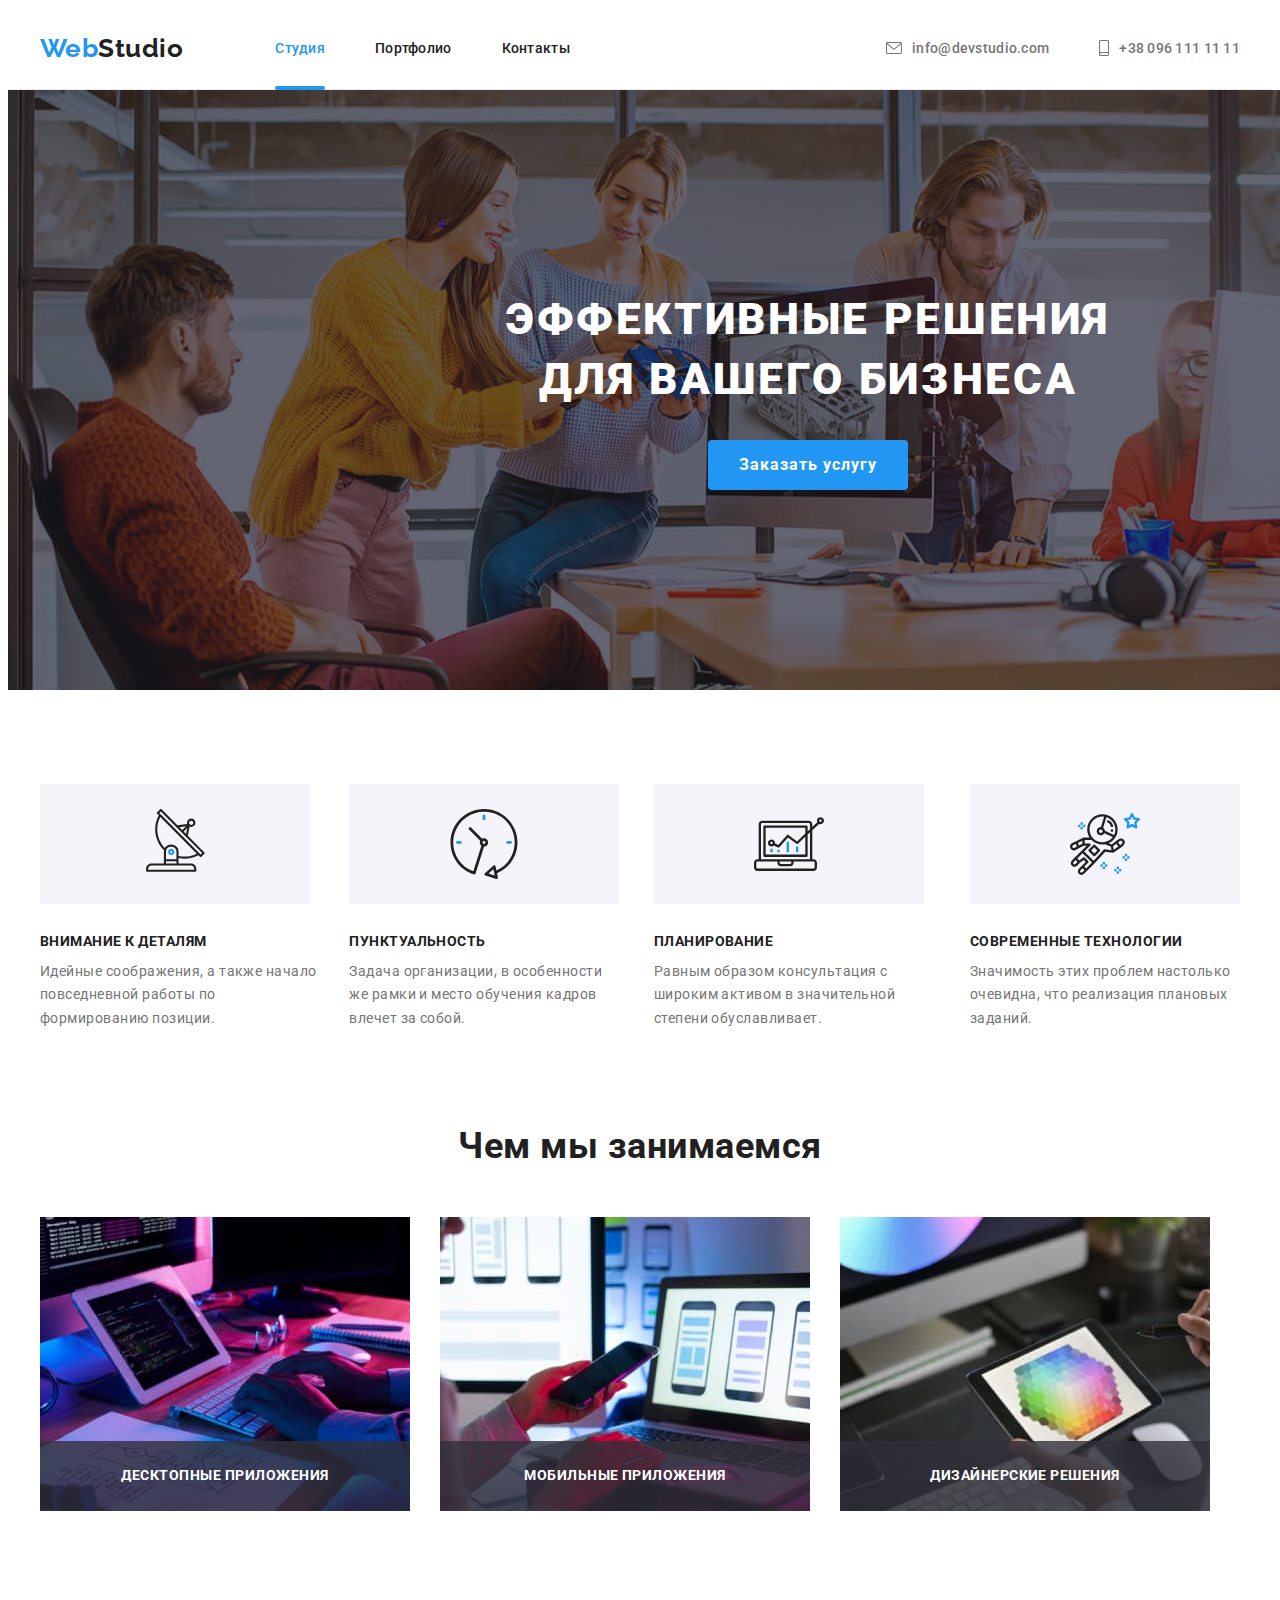
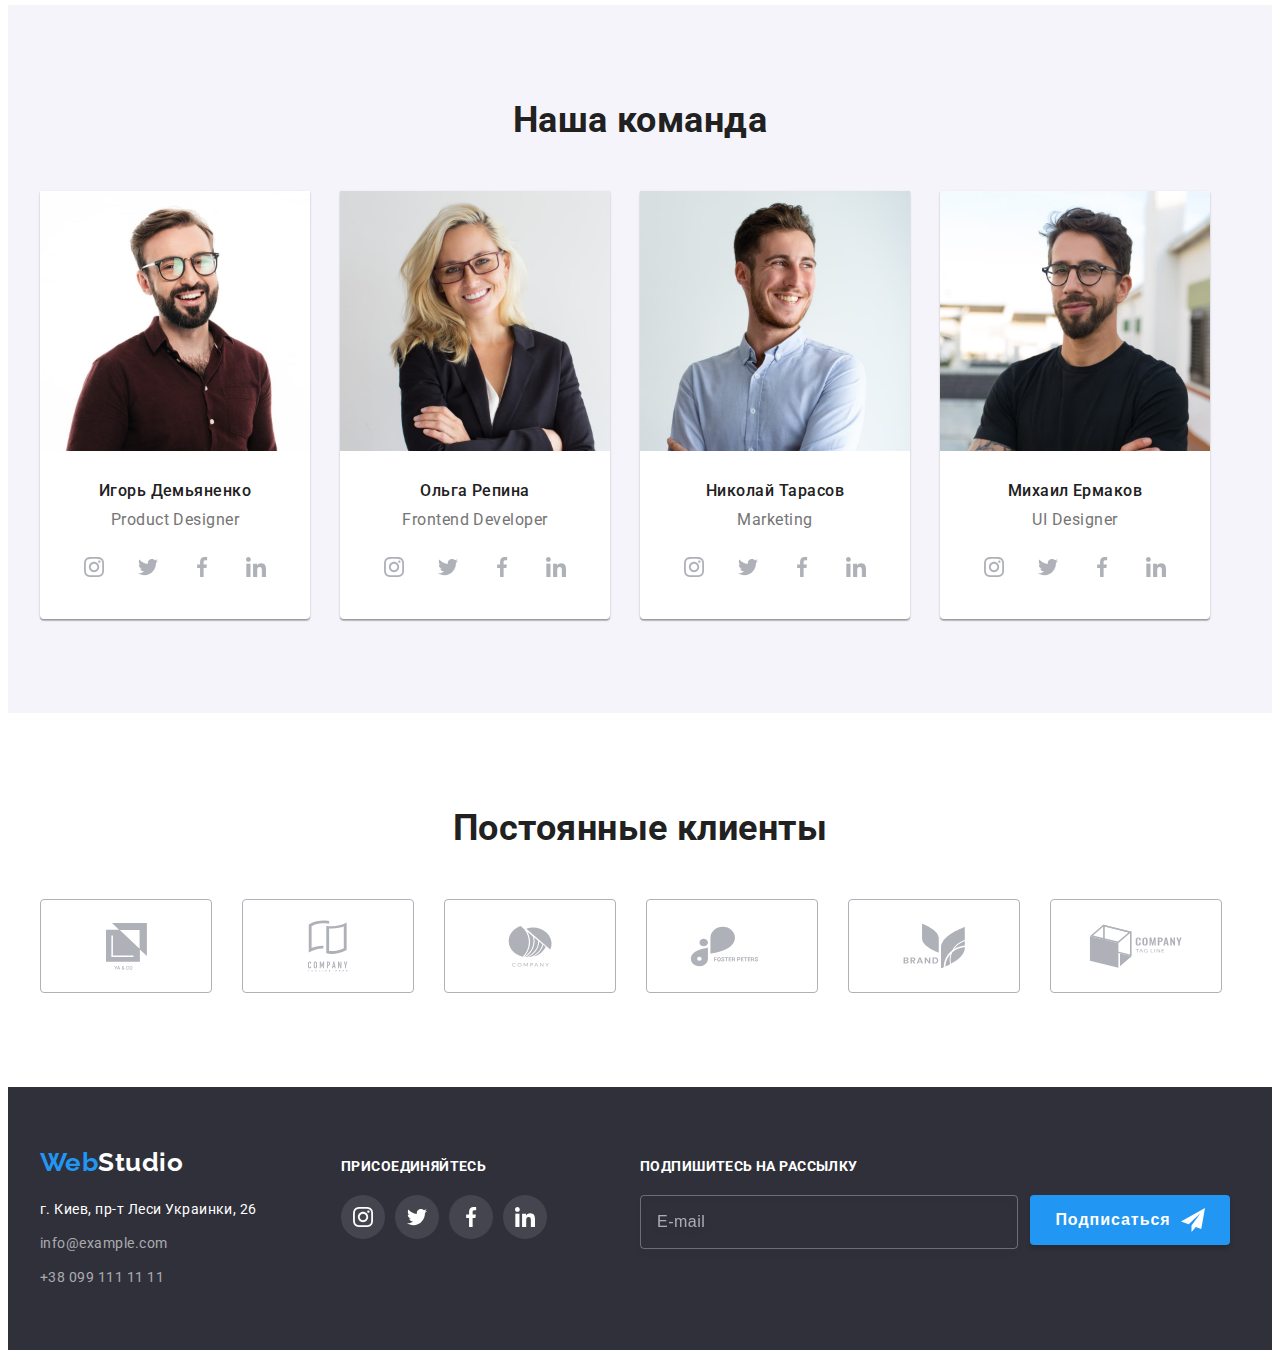
<file: index.html>
<!DOCTYPE html>
<html lang="ru">
  <head>
    <meta charset="UTF-8" />
    <meta http-equiv="X-UA-Compatible" content="IE=edge" />
    <meta name="viewport" content="width=device-width, initial-scale=1.0" />
    <title>Web Studio</title>
    <link rel="preconnect" href="https://fonts.googleapis.com" />
    <link rel="preconnect" href="https://fonts.gstatic.com" crossorigin />
    <link
      href="https://fonts.googleapis.com/css2?family=Raleway:wght@700&family=Roboto:wght@400;500;700;900&display=swap"
      rel="stylesheet"
    />
    <link
      rel="stylesheet"
      href="https://cdnjs.cloudflare.com/ajax/libs/modern-normalize/1.1.0/modern-normalize.min.css"
      integrity="sha512-wpPYUAdjBVSE4KJnH1VR1HeZfpl1ub8YT/NKx4PuQ5NmX2tKuGu6U/JRp5y+Y8XG2tV+wKQpNHVUX03MfMFn9Q=="
      crossorigin="anonymous"
      referrerpolicy="no-referrer"
    />
    <link rel="stylesheet" href="./css/styles.css" />
  </head>

  <body>
    <header class="header">
      <div class="conteiner header-container">
        <div class="main-nav-logo">
          <a class="logo-link logo-main link" href=""><span>Web</span>Studio</a>
          <nav class="main-nav">
            <ul class="list main-nav-list">
              <li class="main-nav-item">
                <a class="main-nav-link link active" href="./index.html">Студия</a>
              </li>
              <li class="main-nav-item">
                <a class="main-nav-link link" href="./portfolio.html">Портфолио</a>
              </li>
              <li class="main-nav-item"><a class="main-nav-link link" href="">Контакты</a></li>
            </ul>
          </nav>
        </div>
        <ul class="list contacts-list">
          <li class="contacts-item">
            <a class="contacts-link link contacts-link-envelope" href="mailto:info@devstudio.com"
              ><svg class="icon-contacts icon-contacts-envelope" width="16" height="12">
                <use href="./images/sprite.svg#envelope"></use>
              </svg>
              info@devstudio.com
            </a>
          </li>
          <li class="contacts-item">
            <a class="contacts-link link" href="tel:+380961111111"
              ><svg class="icon-contacts icon-contacts-smartphone" width="10" height="16">
                <use href="./images/sprite.svg#smartphone"></use>
              </svg>
              +38 096 111 11 11
            </a>
          </li>
        </ul>
      </div>
    </header>
    <main>
      <section class="hero">
        <div class="conteiner hero-container">
          <h1 class="hero-title">Эффективные решения для вашего бизнеса</h1>
          <button class="hero-button" type="button" data-modal-open>Заказать услугу</button>
        </div>
      </section>

      <section class="section">
        <div class="conteiner">
          <h1 class="hidden-title">Lorem ipsum dolor, sit amet consectetur adipisicing elit.</h1>

          <ul class="intro-icons-list list">
            <li class="intro-icons-item">
              <div class="intro-img-box">
                <svg class="intro-icons" width="70" height="70">
                  <use href="./images/sprite.svg#antenna-1"></use>
                </svg>
              </div>
              <h3 class="intro-subtitle">Внимание к деталям</h3>
              <p class="intro-text">
                Идейные соображения, а также начало повседневной работы по формированию позиции.
              </p>
            </li>
            <li class="intro-icons-item">
              <div class="intro-img-box">
                <svg class="intro-icons" width="70" height="70">
                  <use href="./images/sprite.svg#clock-1"></use>
                </svg>
              </div>
              <h3 class="intro-subtitle">Пунктуальность</h3>
              <p class="intro-text">
                Задача организации, в особенности же рамки и место обучения кадров влечет за собой.
              </p>
            </li>
            <li class="intro-icons-item">
              <div class="intro-img-box">
                <svg class="intro-icons" width="70" height="70">
                  <use href="./images/sprite.svg#diagram-1"></use>
                </svg>
              </div>
              <h3 class="intro-subtitle">Планирование</h3>
              <p class="intro-text">
                Равным образом консультация с широким активом в значительной степени обуславливает.
              </p>
            </li>
            <li class="intro-icons-item">
              <div class="intro-img-box">
                <svg class="intro-icons" width="70" height="70">
                  <use href="./images/sprite.svg#astronaut-1"></use>
                </svg>
              </div>
              <h3 class="intro-subtitle">Современные технологии</h3>
              <p class="intro-text">
                Значимость этих проблем настолько очевидна, что реализация плановых заданий.
              </p>
            </li>
          </ul>
        </div>
      </section>
      <section class="section section-intro">
        <div class="conteiner">
          <h2 class="intro-title title">Чем мы занимаемся</h2>
          <ul class="list list-intro-img">
            <li class="intro-img-item">
              <img
                class="intro-img"
                src="./images/img-1.jpg"
                alt="написание кода"
                width="370"
                height="294"
              />
              <p class="intro-text-overlay intro-subtitle">Десктопные приложения</p>
            </li>
            <li class="intro-img-item">
              <img
                class="intro-img"
                src="./images/img-2.jpg"
                alt="разработка дизайна"
                width="370"
                height="294"
              />
              <p class="intro-text-overlay intro-subtitle">Мобильные приложения</p>
            </li>
            <li class="intro-img-item">
              <img
                class="intro-img"
                src="./images/img-3.jpg"
                alt="палитра подбора цветов"
                width="370"
                height="294"
              />
              <p class="intro-text-overlay intro-subtitle">Дизайнерские решения</p>
            </li>
          </ul>
        </div>
      </section>

      <section class="section block-command">
        <div class="conteiner">
          <h2 class="command-title title">Наша команда</h2>
          <ul class="command-list list">
            <li class="command-item">
              <img src="./images/img-2-1.jpg" alt="молодой мужчина" width="270" height="260" />
              <div class="command-name">
                <h3 class="command-subtitle">Игорь Демьяненко</h3>
                <p class="command-text" lang="en">Product Designer</p>
                <ul class="command-icon-list list">
                  <li class="command-icon-item">
                    <a href="" class="link command-icon-link">
                      <svg class="command-icon" width="20" height="20">
                        <use href="./images/sprite.svg#instagram"></use>
                      </svg>
                    </a>
                  </li>
                  <li class="command-icon-item">
                    <a href="" class="link command-icon-link">
                      <svg class="command-icon" width="20" height="20">
                        <use href="./images/sprite.svg#twitter"></use>
                      </svg>
                    </a>
                  </li>
                  <li class="command-icon-item">
                    <a href="" class="link command-icon-link">
                      <svg class="command-icon" width="20" height="20">
                        <use href="./images/sprite.svg#facebook"></use>
                      </svg>
                    </a>
                  </li>
                  <li class="command-icon-item">
                    <a href="" class="link command-icon-link">
                      <svg class="command-icon" width="20" height="20">
                        <use href="./images/sprite.svg#linkedin"></use>
                      </svg>
                    </a>
                  </li>
                </ul>
              </div>
            </li>
            <li class="command-item">
              <img src="./images/img-2-2.jpg" alt="молодая женщина" width="270" height="260" />
              <div class="command-name">
                <h3 class="command-subtitle">Ольга Репина</h3>
                <p class="command-text" lang="en">Frontend Developer</p>
                <ul class="command-icon-list list">
                  <li class="command-icon-item">
                    <a href="" class="link command-icon-link">
                      <svg class="command-icon" width="20" height="20">
                        <use href="./images/sprite.svg#instagram"></use>
                      </svg>
                    </a>
                  </li>
                  <li class="command-icon-item">
                    <a href="" class="link command-icon-link">
                      <svg class="command-icon" width="20" height="20">
                        <use href="./images/sprite.svg#twitter"></use>
                      </svg>
                    </a>
                  </li>
                  <li class="command-icon-item">
                    <a href="" class="link command-icon-link">
                      <svg class="command-icon" width="20" height="20">
                        <use href="./images/sprite.svg#facebook"></use>
                      </svg>
                    </a>
                  </li>
                  <li class="command-icon-item">
                    <a href="" class="link command-icon-link">
                      <svg class="command-icon" width="20" height="20">
                        <use href="./images/sprite.svg#linkedin"></use>
                      </svg>
                    </a>
                  </li>
                </ul>
              </div>
            </li>
            <li class="command-item">
              <img src="./images/img-2-3.jpg" alt="молодой мужчина" width="270" height="260" />
              <div class="command-name">
                <h3 class="command-subtitle">Николай Тарасов</h3>
                <p class="command-text" lang="en">Marketing</p>
                <ul class="command-icon-list list">
                  <li class="command-icon-item">
                    <a href="" class="link command-icon-link">
                      <svg class="command-icon" width="20" height="20">
                        <use href="./images/sprite.svg#instagram"></use>
                      </svg>
                    </a>
                  </li>
                  <li class="command-icon-item">
                    <a href="" class="link command-icon-link">
                      <svg class="command-icon" width="20" height="20">
                        <use href="./images/sprite.svg#twitter"></use>
                      </svg>
                    </a>
                  </li>
                  <li class="command-icon-item">
                    <a href="" class="link command-icon-link">
                      <svg class="command-icon" width="20" height="20">
                        <use href="./images/sprite.svg#facebook"></use>
                      </svg>
                    </a>
                  </li>
                  <li class="command-icon-item">
                    <a href="" class="link command-icon-link">
                      <svg class="command-icon" width="20" height="20">
                        <use href="./images/sprite.svg#linkedin"></use>
                      </svg>
                    </a>
                  </li>
                </ul>
              </div>
            </li>
            <li class="command-item">
              <img src="./images/img-2-4.jpg" alt="молодой мужчина" width="270" height="260" />
              <div class="command-name">
                <h3 class="command-subtitle">Михаил Ермаков</h3>
                <p class="command-text" lang="en">UI Designer</p>
                <ul class="command-icon-list list">
                  <li class="command-icon-item">
                    <a href="" class="link command-icon-link">
                      <svg class="command-icon" width="20" height="20">
                        <use href="./images/sprite.svg#instagram"></use>
                      </svg>
                    </a>
                  </li>
                  <li class="command-icon-item">
                    <a href="" class="link command-icon-link">
                      <svg class="command-icon" width="20" height="20">
                        <use href="./images/sprite.svg#twitter"></use>
                      </svg>
                    </a>
                  </li>
                  <li class="command-icon-item">
                    <a href="" class="link command-icon-link">
                      <svg class="command-icon" width="20" height="20">
                        <use href="./images/sprite.svg#facebook"></use>
                      </svg>
                    </a>
                  </li>
                  <li class="command-icon-item">
                    <a href="" class="link command-icon-link">
                      <svg class="command-icon" width="20" height="20">
                        <use href="./images/sprite.svg#linkedin"></use>
                      </svg>
                    </a>
                  </li>
                </ul>
              </div>
            </li>
          </ul>
        </div>
      </section>
      <section class="section">
        <div class="conteiner">
          <h2 class="title-clients title">Постоянные клиенты</h2>
          <ul class="clients-icon-list list">
            <li class="clients-item">
              <a href="" class="link clients-link">
                <svg class="clients-icon" width="41" height="47">
                  <use href="./images/sprite.svg#group"></use>
                </svg>
              </a>
            </li>
            <li class="clients-item">
              <a href="" class="link clients-link">
                <svg class="clients-icon" width="40" height="52">
                  <use href="./images/sprite.svg#group-1"></use>
                </svg>
              </a>
            </li>
            <li class="clients-item">
              <a href="" class="link clients-link">
                <svg class="clients-icon" width="44" height="42">
                  <use href="./images/sprite.svg#group-2"></use>
                </svg>
              </a>
            </li>
            <li class="clients-item">
              <a href="" class="link clients-link">
                <svg class="clients-icon" width="85" height="41">
                  <use href="./images/sprite.svg#group-3"></use>
                </svg>
              </a>
            </li>
            <li class="clients-item">
              <a href="" class="link clients-link">
                <svg class="clients-icon" width="63" height="46">
                  <use href="./images/sprite.svg#group-4"></use>
                </svg>
              </a>
            </li>
            <li class="clients-item">
              <a href="" class="link clients-link">
                <svg class="clients-icon" width="94" height="44">
                  <use href="./images/sprite.svg#group-5"></use>
                </svg>
              </a>
            </li>
          </ul>
        </div>
      </section>
    </main>
    <footer class="footer">
      <div class="all-footer conteiner">
        <div class="footer-address">
          <a class="logo-link logo-footer link" href=""><span>Web</span>Studio</a>
          <address class="address">
            <p class="address-place">г. Киев, пр-т Леси Украинки, 26</p>
            <ul class="address-list list">
              <li class="address-item">
                <a class="address-link link" href="mailto:info@example.com">info@example.com</a>
              </li>
              <li class="address-item">
                <a class="address-link link" href="tel:+380991111111">+38 099 111 11 11</a>
              </li>
            </ul>
          </address>
        </div>
        <div class="footer-icon">
          <p class="footer-text">Присоединяйтесь</p>
          <ul class="footer-icon-list list">
            <li class="footer-icon-item">
              <a href="" class="link footer-icon-link">
                <svg class="footer-icon-img" width="20" height="20">
                  <use href="./images/sprite.svg#instagram"></use>
                </svg>
              </a>
            </li>
            <li class="footer-icon-item">
              <a href="" class="link footer-icon-link">
                <svg class="footer-icon-img" width="20" height="20">
                  <use href="./images/sprite.svg#twitter"></use>
                </svg>
              </a>
            </li>
            <li class="footer-icon-item">
              <a href="" class="link footer-icon-link">
                <svg class="footer-icon-img" width="20" height="20">
                  <use href="./images/sprite.svg#facebook"></use>
                </svg>
              </a>
            </li>
            <li class="footer-icon-item">
              <a href="" class="link footer-icon-link">
                <svg class="footer-icon-img" width="20" height="20">
                  <use href="./images/sprite.svg#linkedin"></use>
                </svg>
              </a>
            </li>
          </ul>
        </div>
        <div class="footer-form-wrapper">
          <p class="footer-text">Подпишитесь на рассылку</p>
          <form class="footer-form">
            <input class="email-footer" type="email" name="email-footer" placeholder="E-mail" />
            <button type="submit" class="subscribe-btn-footer">
              Подписаться
              <svg class="footer-icon-btn" width="24" height="24">
                <use href="./images/sprite.svg#icon-send"></use>
              </svg>
            </button>
          </form>
        </div>
      </div>
    </footer>

    <div class="backdrop is-hidden" data-modal>
      <div class="modal">
        <button class="modal-close-button button" type="button" data-modal-close>
          <svg class="close-icon" width="18" height="18">
            <use href="./images/sprite.svg#icon-close-black"></use>
          </svg>
        </button>

        <form class="modal-form">
          <p class="modal-form-title">Оставьте свои данные, мы вам перезвоним</p>
          <label class="modal-form-field">
            <span class="modal-form-field-text">Имя</span>
            <span class="modal-form-wrapper">
              <input class="modal-form-input" type="text" name="name" />
              <svg class="modal-form-icon" width="18" height="18">
                <use href="./images/sprite.svg#person-modal-form"></use>
              </svg>
            </span>
          </label>
          <label class="modal-form-field">
            <span class="modal-form-field-text">Телефон</span>
            <span class="modal-form-wrapper">
              <input class="modal-form-input" type="tel" name="phone" />
              <svg class="modal-form-icon" width="18" height="18">
                <use href="./images/sprite.svg#phone-modal-form"></use>
              </svg>
            </span>
          </label>
          <label class="modal-form-field">
            <span class="modal-form-field-text">Почта</span>
            <span class="modal-form-wrapper">
              <input class="modal-form-input" type="email" name="email" />
              <svg class="modal-form-icon" width="18" height="18">
                <use href="./images/sprite.svg#email-modal-form"></use>
              </svg>
            </span>
          </label>
          <label class="modal-form-field-com">
            <span class="modal-form-field-text"> Комментарий</span>
            <textarea
              class="modal-form-input textarea-form-input"
              name="comment"
              placeholder="Введите текст"
            ></textarea>
          </label>
          <div class="policy-wrapper">
            <input
              class="policy-checkbox-input"
              type="checkbox"
              id="policy-checkbox"
              name="policy-checkbox"
            />
            <label class="policy-checkbox-text" for="policy-checkbox">
              Соглашаюсь с рассылкой и принимаю&nbsp;
              <a class="link policy-checkbox-link" href=""
                ><span class="policy-checkbox-link-class"> Условия договора</span></a
              >
            </label>
          </div>
          <button class="button-submit-input" type="submit">Отправить</button>
        </form>
      </div>
    </div>
    <script src="./modal.js"></script>
  </body>
</html>
</file>
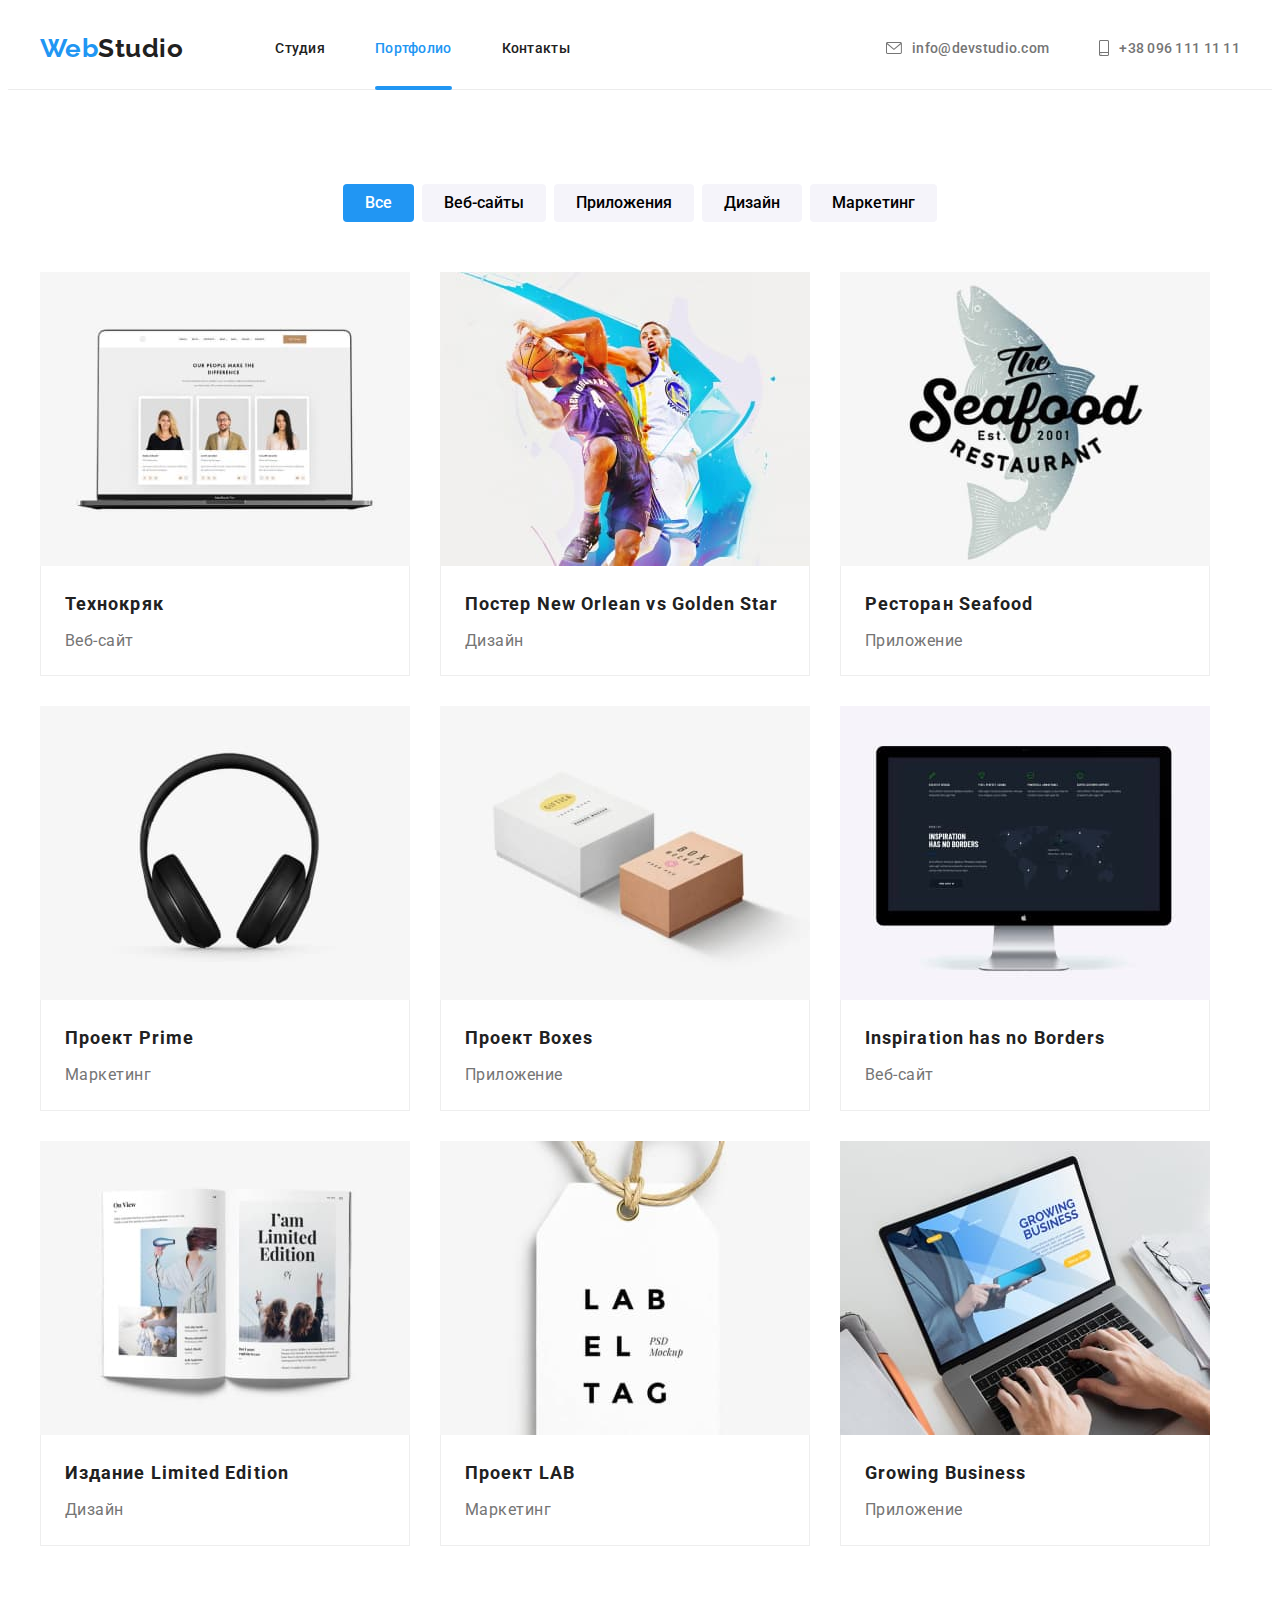
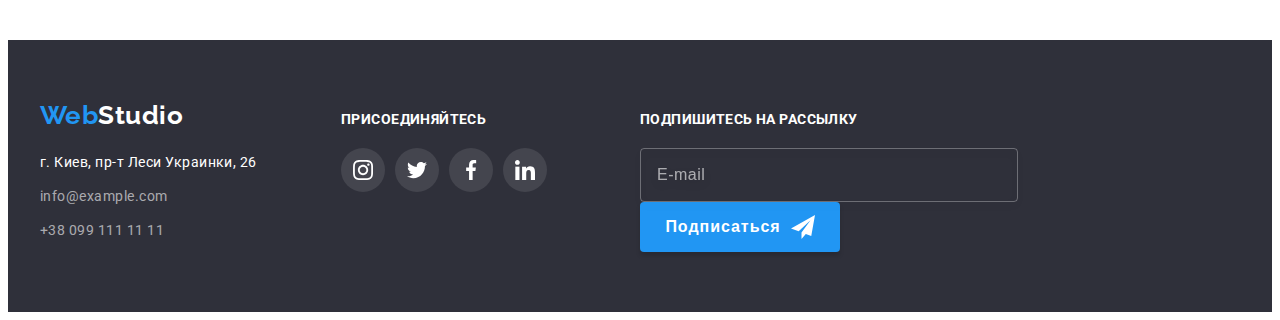
<file: portfolio.html>
<!DOCTYPE html>
<html lang="ru">
  <head>
    <meta charset="UTF-8" />
    <meta http-equiv="X-UA-Compatible" content="IE=edge" />
    <meta name="viewport" content="width=device-width, initial-scale=1.0" />
    <title>Web Studio</title>
    <link
      href="https://fonts.googleapis.com/css2?family=Raleway:wght@700&family=Roboto:wght@400;500;700;900&display=swap"
      rel="stylesheet"
    />
    <link
      rel="stylesheet"
      href="https://cdnjs.cloudflare.com/ajax/libs/modern-normalize/1.1.0/modern-normalize.min.css"
      integrity="sha512-wpPYUAdjBVSE4KJnH1VR1HeZfpl1ub8YT/NKx4PuQ5NmX2tKuGu6U/JRp5y+Y8XG2tV+wKQpNHVUX03MfMFn9Q=="
      crossorigin="anonymous"
      referrerpolicy="no-referrer"
    />
    <link rel="stylesheet" href="./css/styles.css" />
  </head>

  <body>
    <header class="header">
      <div class="conteiner header-container">
        <div class="main-nav-logo">
          <a class="logo-link logo-main link" href=""><span>Web</span>Studio</a>
          <nav class="main-nav">
            <ul class="list main-nav-list">
              <li class="main-nav-item">
                <a class="main-nav-link link" href="./index.html">Студия</a>
              </li>
              <li class="main-nav-item">
                <a class="main-nav-link link active" href="./portfolio.html">Портфолио</a>
              </li>
              <li class="main-nav-item"><a class="main-nav-link link" href="">Контакты</a></li>
            </ul>
          </nav>
        </div>
        <ul class="list contacts-list">
          <li class="contacts-item">
            <a class="contacts-link link contacts-link-envelope" href="mailto:info@devstudio.com"
              ><svg class="icon-contacts icon-contacts-envelope" width="16" height="12">
                <use href="./images/sprite.svg#envelope"></use>
              </svg>
              info@devstudio.com
            </a>
          </li>
          <li class="contacts-item">
            <a class="contacts-link link" href="tel:+380961111111"
              ><svg class="icon-contacts icon-contacts-smartphone" width="10" height="16">
                <use href="./images/sprite.svg#smartphone"></use>
              </svg>
              +38 096 111 11 11
            </a>
          </li>
        </ul>
      </div>
    </header>

    <main>
      <section class="section">
        <div class="conteiner">
          <h1 class="hidden-title">Lorem ipsum dolor, sit amet consectetur adipisicing elit.</h1>
          <ul class="list portfolio-btn-list">
            <li class="portfolio-item"><button class="active-button" type="button">Все</button></li>
            <li class="portfolio-item">
              <button class="button-portfolio" type="button">Веб-сайты</button>
            </li>
            <li class="portfolio-item">
              <button class="button-portfolio" type="button">Приложения</button>
            </li>
            <li class="portfolio-item">
              <button class="button-portfolio" type="button">Дизайн</button>
            </li>
            <li class="portfolio-item">
              <button class="button-portfolio" type="button">Маркетинг</button>
            </li>
          </ul>
          <ul class="list portfolio-img-list">
            <li class="portfolio-img-item">
              <a class="link portfolio-img-link" href="">
                <div class="portfolio-img-wrapper">
                  <img
                    src="./images/second-1.jpg"
                    alt="Ноутбук с изображением людей"
                    width="370"
                    height="294"
                  />
                  <p class="all-text-overlay">
                    Ресурс предлагает комплексные предложения с разным уровнем функционала и
                    сервисов. Все это позволит посетителю получить исчерпывающие сведения о компании
                    или частном лице.
                  </p>
                </div>
                <div class="poster-description">
                  <h3 class="all-subtitle">Технокряк</h3>
                  <p class="all-text">Веб-сайт</p>
                </div>
              </a>
            </li>
            <li class="portfolio-img-item">
              <a class="link portfolio-img-link" href="">
                <div class="portfolio-img-wrapper">
                  <img
                    src="./images/second-2.jpg"
                    alt="Постер с баткетболистами"
                    width="370"
                    height="294"
                  />
                  <p class="all-text-overlay">
                    Ресурс предлагает комплексные предложения с разным уровнем функционала и
                    сервисов. Все это позволит посетителю получить исчерпывающие сведения о компании
                    или частном лице.
                  </p>
                </div>
                <div class="poster-description">
                  <h3 class="all-subtitle">
                    Постер <span lang="en">New Orlean vs Golden Star</span>
                  </h3>
                  <p class="all-text">Дизайн</p>
                </div>
              </a>
            </li>
            <li class="portfolio-img-item">
              <a class="link portfolio-img-link" href="">
                <div class="portfolio-img-wrapper">
                  <img src="./images/second-3.jpg" alt="Лого ресторана" width="370" height="294" />
                  <p class="all-text-overlay">
                    Ресурс предлагает комплексные предложения с разным уровнем функционала и
                    сервисов. Все это позволит посетителю получить исчерпывающие сведения о компании
                    или частном лице.
                  </p>
                </div>
                <div class="poster-description">
                  <h3 class="all-subtitle">Ресторан <span>Seafood</span></h3>
                  <p class="all-text">Приложение</p>
                </div>
              </a>
            </li>
            <li class="portfolio-img-item">
              <a class="link portfolio-img-link" href="">
                <div class="portfolio-img-wrapper">
                  <img src="./images/second-4.jpg" alt="Наушники" width="370" height="294" />
                  <p class="all-text-overlay">
                    Ресурс предлагает комплексные предложения с разным уровнем функционала и
                    сервисов. Все это позволит посетителю получить исчерпывающие сведения о компании
                    или частном лице.
                  </p>
                </div>
                <div class="poster-description">
                  <h3 class="all-subtitle">Проект <span>Prime</span></h3>
                  <p class="all-text">Маркетинг</p>
                </div>
              </a>
            </li>
            <li class="portfolio-img-item">
              <a class="link portfolio-img-link" href="">
                <div class="portfolio-img-wrapper">
                  <img src="./images/second-5.jpg" alt="Коробки" width="370" height="294" />
                  <p class="all-text-overlay">
                    Ресурс предлагает комплексные предложения с разным уровнем функционала и
                    сервисов. Все это позволит посетителю получить исчерпывающие сведения о компании
                    или частном лице.
                  </p>
                </div>
                <div class="poster-description">
                  <h3 class="all-subtitle">Проект <span>Boxes</span></h3>
                  <p class="all-text">Приложение</p>
                </div>
              </a>
            </li>
            <li class="portfolio-img-item">
              <a class="link portfolio-img-link" href="">
                <div class="portfolio-img-wrapper">
                  <img
                    src="./images/second-6.jpg"
                    alt="Веб-сайт на мониторе"
                    width="370"
                    height="294"
                  />
                  <p class="all-text-overlay">
                    Ресурс предлагает комплексные предложения с разным уровнем функционала и
                    сервисов. Все это позволит посетителю получить исчерпывающие сведения о компании
                    или частном лице.
                  </p>
                </div>
                <div class="poster-description">
                  <h3 class="all-subtitle" lang="en">Inspiration has no Borders</h3>
                  <p class="all-text">Веб-сайт</p>
                </div>
              </a>
            </li>
            <li class="portfolio-img-item">
              <a class="link portfolio-img-link" href="">
                <div class="portfolio-img-wrapper">
                  <img src="./images/second-7.jpg" alt="Разворот журнал" width="370" height="294" />
                  <p class="all-text-overlay">
                    Ресурс предлагает комплексные предложения с разным уровнем функционала и
                    сервисов. Все это позволит посетителю получить исчерпывающие сведения о компании
                    или частном лице.
                  </p>
                </div>
                <div class="poster-description">
                  <h3 class="all-subtitle">Издание <span>Limited Edition</span></h3>
                  <p class="all-text">Дизайн</p>
                </div>
              </a>
            </li>
            <li class="portfolio-img-item">
              <a class="link portfolio-img-link" href="">
                <div class="portfolio-img-wrapper">
                  <img src="./images/second-8.jpg" alt="Бирка от одежды" width="370" height="294" />
                  <p class="all-text-overlay">
                    Ресурс предлагает комплексные предложения с разным уровнем функционала и
                    сервисов. Все это позволит посетителю получить исчерпывающие сведения о компании
                    или частном лице.
                  </p>
                </div>
                <div class="poster-description">
                  <h3 class="all-subtitle">Проект <span>LAB</span></h3>
                  <p class="all-text">Маркетинг</p>
                </div>
              </a>
            </li>
            <li class="portfolio-img-item">
              <a class="link portfolio-img-link" href="">
                <div class="portfolio-img-wrapper">
                  <img
                    src="./images/second-9.jpg"
                    alt="Мужчина печатает на ноутбуке"
                    width="370"
                    height="294"
                  />
                  <p class="all-text-overlay">
                    Ресурс предлагает комплексные предложения с разным уровнем функционала и
                    сервисов. Все это позволит посетителю получить исчерпывающие сведения о компании
                    или частном лице.
                  </p>
                </div>
                <div class="poster-description">
                  <h3 class="all-subtitle" lang="en">Growing Business</h3>
                  <p class="all-text">Приложение</p>
                </div>
              </a>
            </li>
          </ul>
        </div>
      </section>
    </main>
    <footer class="footer">
      <div class="all-footer conteiner">
        <div class="footer-address">
          <a class="logo-link logo-footer link" href=""><span>Web</span>Studio</a>
          <address class="address">
            <p class="address-place">г. Киев, пр-т Леси Украинки, 26</p>
            <ul class="address-list list">
              <li class="address-item">
                <a class="address-link link" href="mailto:info@example.com">info@example.com</a>
              </li>
              <li class="address-item">
                <a class="address-link link" href="tel:+380991111111">+38 099 111 11 11</a>
              </li>
            </ul>
          </address>
        </div>
        <div class="footer-icon">
          <p class="footer-text">Присоединяйтесь</p>
          <ul class="footer-icon-list list">
            <li class="footer-icon-item">
              <a href="" class="link footer-icon-link">
                <svg class="footer-icon-img" width="20" height="20">
                  <use href="./images/sprite.svg#instagram"></use>
                </svg>
              </a>
            </li>
            <li class="footer-icon-item">
              <a href="" class="link footer-icon-link">
                <svg class="footer-icon-img" width="20" height="20">
                  <use href="./images/sprite.svg#twitter"></use>
                </svg>
              </a>
            </li>
            <li class="footer-icon-item">
              <a href="" class="link footer-icon-link">
                <svg class="footer-icon-img" width="20" height="20">
                  <use href="./images/sprite.svg#facebook"></use>
                </svg>
              </a>
            </li>
            <li class="footer-icon-item">
              <a href="" class="link footer-icon-link">
                <svg class="footer-icon-img" width="20" height="20">
                  <use href="./images/sprite.svg#linkedin"></use>
                </svg>
              </a>
            </li>
          </ul>
        </div>
        <form class="footer-form">
          <div class="footer-form-wrapper">
            <p class="footer-text">Подпишитесь на рассылку</p>
            <div class="form-footer-email-wrapper">
              <input class="email-footer" type="email" name="email-footer" placeholder="E-mail" />
              <button type="submit" class="subscribe-btn-footer">
                Подписаться
                <svg class="footer-icon-btn" width="24" height="24">
                  <use href="./images/sprite.svg#icon-send"></use>
                </svg>
              </button>
            </div>
          </div>
        </form>
      </div>
    </footer>
  </body>
</html>
</file>
<file: css/styles.css>
:root {
  --main-color: #2196f3;
  --second-color: #757575;
  --main-font: 'Roboto', sans-serif;
  --logo-font: 'Raleway', sans-serif;
}

body {
  font-family: var(--main-font);
  letter-spacing: 0.03em;
  color: #212121;
}
h1,
h2,
h3,
p {
  margin-top: 0;
  margin-bottom: 0;
}
ul {
  margin-top: 0;
  margin-bottom: 0;
  padding-left: 0;
}
img {
  display: block;
}
.link {
  text-decoration: none;
  color: inherit;
}
.list {
  list-style: none;
}
.address {
  font-style: normal;
}

/* ====== START COMPONENTS ====== */
.title {
  font-weight: 700;
  font-size: 36px;
  line-height: 1.17;
  text-align: center;
}
.active {
  color: var(--main-color);
}
.active::after {
  display: block;
  content: '';
  background-color: var(--main-color);
  width: 100%;
  height: 4px;
  position: absolute;
  bottom: -1px;
  border-radius: 2px;
}
.active-button {
  font-weight: 500;
  font-size: 16px;
  line-height: 1.6;
  font-family: inherit;
  text-align: center;
  cursor: pointer;
  background-color: var(--main-color);
  color: #ffffff;
  border: 0;
  border-radius: 4px;
  padding: 6px 22px;
  transition: background-color 250ms cubic-bezier(0.4, 0, 0.2, 1),
    box-shadow 250ms cubic-bezier(0.4, 0, 0.2, 1);
}
.conteiner {
  width: 1200px;
  margin-right: auto;
  margin-left: auto;
  padding-left: 15px;
  padding-right: 15px;
}
.header {
  border-bottom: 1px solid #ececec;
}
.section {
  padding-top: 94px;
  padding-bottom: 94px;
}
.logo-link {
  font-weight: 700;
  font-size: 26px;
  line-height: 1.19;
  font-family: var(--logo-font);
  margin-right: 92px;
}

/* ====== END COMPONENTS ====== */
/* ====== START HERADER ====== */
.header-container {
  display: flex;
  align-items: center;
  justify-content: space-between;
}
.main-nav-logo {
  display: flex;
  align-items: center;
}
.logo-main {
  padding: 25px 0px;
}
.logo-link > span {
  color: var(--main-color);
}
.main-nav-item:not(:last-child) {
  margin-right: 50px;
}
.main-nav-link {
  display: block;
  padding: 32px 0px;
  transition: color 250ms cubic-bezier(0.4, 0, 0.2, 1);
  position: relative;
}
.main-nav-link:hover,
.main-nav-link:focus {
  color: var(--main-color);
}
.main-nav-list {
  display: flex;
  align-items: center;
}
.main-nav {
  font-weight: 500;
  font-size: 14px;
  line-height: 1.15;
  letter-spacing: 0.02em;
}
.contacts-link {
  display: flex;
  font-weight: 500;
  font-size: 14px;
  line-height: 1.15;
  letter-spacing: 0.02em;
  color: var(--second-color);
  padding: 32px 0px;
  transition: color 250ms cubic-bezier(0.4, 0, 0.2, 1), stroke 250ms cubic-bezier(0.4, 0, 0.2, 1);
}
.contacts-item:not(:last-child) {
  margin-right: 50px;
}
.contacts-link:hover,
.contacts-link:focus {
  color: var(--main-color);
  stroke: var(--main-color);
}
.contacts-list {
  display: flex;
}
.icon-contacts {
  margin-right: 10px;
  fill: var(--second-color);
}
.contacts-link-envelope {
  display: flex;
  align-items: center;
}

/* ====== END HEADER ====== */
/* ====== START HERO ====== */
.hero {
  width: 1600px;
  margin: 0 auto;
  background-color: #c4c4c4;
  background-image: linear-gradient(rgba(47, 48, 58, 0.4), rgba(47, 48, 58, 0.4)),
    url(../images/Img-hero.jpg);
  background-size: cover;
}
main .hero {
  background-color: #2f303a;
  padding-top: 200px;
  padding-bottom: 200px;
}
.hero-title {
  font-weight: 900;
  font-size: 44px;
  line-height: 1.36;
  text-align: center;
  letter-spacing: 0.06em;
  text-transform: uppercase;
  color: #ffffff;
  margin-left: auto;
  margin-right: auto;
  max-width: 696px;
  margin-bottom: 30px;
}
.hidden-title {
  display: none;
}
.hero-button {
  display: block;
  font-weight: 700;
  font-size: 16px;
  line-height: 1.87;
  text-align: center;
  letter-spacing: 0.06em;
  font-family: var(--main-font);
  color: #ffffff;
  background-color: var(--main-color);
  margin-left: auto;
  margin-right: auto;
  box-sizing: border-box;
  min-width: 200px;
  height: 50px;
  border: 0;
  border-radius: 4px;
  transition: background-color 250ms cubic-bezier(0.4, 0, 0.2, 1);
}
.hero-button:hover,
.hero-button:focus {
  background-color: #188ce8;
  cursor: pointer;
}

/* ====== END HERO ====== */
/* ====== START INTRO */
.section-intro {
  padding-top: 0;
}
.intro-icons-list {
  display: flex;
  justify-content: space-between;
}
.intro-img-box {
  display: flex;
  width: 270px;
  height: 120px;
  background-color: #f5f4fa;
  justify-content: center;
  align-items: center;
  margin-bottom: 30px;
}
.intro-icons {
  fill: #212121;
}
.intro-subtitle {
  font-weight: 700;
  font-size: 14px;
  line-height: 1.14;
  text-transform: uppercase;
  margin-bottom: 10px;
}
.intro-item {
  max-width: 270px;
}
.intro-icons-item:not(:last-child) {
  margin-right: 30px;
}
.list-intro-img {
  display: flex;
  gap: 0 30px;
}
.intro-title {
  margin-bottom: 50px;
}
.intro-text {
  font-size: 14px;
  line-height: 1.7;
  color: var(--second-color);
}
.intro-img-item {
  position: relative;
}
p.intro-text-overlay {
  display: flex;
  justify-content: center;
  align-items: center;
  color: #ffffff;
  background-color: rgba(47, 48, 58, 0.8);
  width: 370px;
  height: 70px;
  position: absolute;
  bottom: 0;
  left: 0;
  margin: 0;
}

/* ====== END INTRO ====== */
/* ====== START COMMAND ====== */
.block-command {
  background-color: #f5f4fa;
}
.command-subtitle {
  font-weight: 500;
  font-size: 16px;
  line-height: 1.19;
  text-align: center;
  margin-bottom: 10px;
}
.command-text {
  font-size: 16px;
  line-height: 1.19;
  text-align: center;
  color: var(--second-color);
  margin-bottom: 16px;
}
.command-name {
  padding-top: 30px;
  padding-bottom: 30px;
}
.command-item {
  background-color: #fff;
  box-shadow: 0px 1px 3px rgba(0, 0, 0, 0.12), 0px 1px 1px rgba(0, 0, 0, 0.14),
    0px 2px 1px rgba(0, 0, 0, 0.2);
  border-radius: 0px 0px 4px 4px;
}
.command-title {
  margin-bottom: 50px;
}
.command-list {
  display: flex;
  gap: 30px;
}
.command-icon-list {
  display: flex;
  justify-content: center;
  align-items: center;
  gap: 10px;
}
.command-icon-link {
  display: flex;
  justify-content: center;
  align-items: center;
  background-color: #fff;
  border-radius: 50%;
  width: 44px;
  height: 44px;
  transition: background-color 250ms cubic-bezier(0.4, 0, 0.2, 1);
}
.command-icon-link:hover,
.command-icon-link:focus {
  background-color: var(--main-color);
  cursor: pointer;
}
.command-icon-link:hover .command-icon,
.command-icon-link:focus .command-icon {
  fill: #fff;
}
.command-icon {
  fill: #afb1b8;
  transition: fill 250ms cubic-bezier(0.4, 0, 0.2, 1);
}

/* ====== END COMMAND ====== */
/* ====== START CLIENTS ====== */
.clients-icon-list {
  display: flex;
  gap: 30px;
}
.title-clients {
  margin-bottom: 50px;
}
.clients-item {
  display: flex;
}
.clients-link {
  display: flex;
  justify-content: center;
  align-items: center;
  width: 170px;
  height: 92px;
  border: 1px solid #afb1b8;
  border-radius: 4px;
  transition: border-color 250ms cubic-bezier(0.4, 0, 0.2, 1);
  outline: transparent;
}
.clients-icon {
  fill: #afb1b8;
  transition: fill 250ms cubic-bezier(0.4, 0, 0.2, 1);
}
.clients-link:hover .clients-icon,
.clients-link:focus .clients-icon {
  fill: var(--main-color);
}
.clients-link:hover,
.clients-link:focus {
  border-color: var(--main-color);
}

/* ====== END CLIENTS ====== */
/* ====== START FOOTER ====== */
.footer {
  background-color: #2f303a;
  padding-top: 60px;
  padding-bottom: 60px;
  justify-content: start;
}
.all-footer {
  display: flex;
  align-items: baseline;
}
.footer-address {
  margin-right: 70px;
}
.logo-footer {
  color: #ffffff;
  margin-right: 0;
}
.address {
  min-width: 231px;
  margin-top: 20px;
}
.address-place {
  font-size: 14px;
  line-height: 1.7;
  color: #ffffff;
}
.address-list {
  margin-top: 10px;
}
.address-link {
  font-size: 14px;
  line-height: 1.7;
  color: rgb(255, 255, 255, 0.6);
  transition: color 250ms cubic-bezier(0.4, 0, 0.2, 1);
}
.address-link:hover,
.address-link:focus {
  color: #ffffff;
}
.address-item:not(:first-child) {
  margin-top: 10px;
}
.footer-text {
  font-weight: 700;
  font-size: 14px;
  line-height: 1.14;
  letter-spacing: 0.03em;
  text-transform: uppercase;
  margin-bottom: 20px;
  color: #fff;
}
.footer-icon {
  margin-right: 93px;
}
.footer-icon-list {
  display: flex;
}
.footer-icon-item {
  display: flex;
}
.footer-icon-link {
  display: flex;
  justify-content: center;
  align-items: center;
  background: rgba(255, 255, 255, 0.1);
  border-radius: 50%;
  width: 44px;
  height: 44px;
  transition: background-color 250ms cubic-bezier(0.4, 0, 0.2, 1);
}
.footer-icon-item:not(:last-child) {
  margin-right: 10px;
}
.footer-icon-link:hover,
.footer-icon-link:focus {
  cursor: pointer;
  background-color: var(--main-color);
}
.footer-icon-img {
  fill: #ffffff;
}
.email-footer {
  width: 358px;
  height: 50px;
  margin-right: 12px;
  background-color: transparent;
  border: 1px solid rgba(255, 255, 255, 0.3);
  filter: drop-shadow(0px 4px 4px rgba(0, 0, 0, 0.15));
  border-radius: 4px;
  color: #ffffff;
  padding-left: 16px;
}
.email-footer::placeholder {
  font-size: 16px;
  line-height: 1.25;
  letter-spacing: 0.03em;
  color: rgba(255, 255, 255, 0.6);
}
.subscribe-btn-footer {
  display: flex;
  justify-content: center;
  align-items: center;
  padding: 0;
  width: 200px;
  height: 50px;
  text-align: center;
  font-weight: 700;
  font-size: 16px;
  line-height: 1.87;
  letter-spacing: 0.06em;
  color: #ffffff;
  background-color: var(--main-color);
  box-shadow: 0px 4px 4px rgba(0, 0, 0, 0.15);
  border-radius: 4px;
  cursor: pointer;
  border: none;
}
.footer-icon-btn {
  margin-left: 10px;
}
.footer-form {
  display: flex;
}

/* ====== END FOOTER ====== */
/* ====== START MODAL ====== */
.backdrop {
  position: fixed;
  top: 0;
  left: 0;
  width: 100vw;
  height: 100vh;
  background-color: rgba(0, 0, 0, 0.2);
  transition: opacity 250ms cubic-bezier(0.4, 0, 0.2, 1),
    visibility 250ms cubic-bezier(0.4, 0, 0.2, 1);
}
.backdrop.is-hidden {
  opacity: 0;
  visibility: hidden;
  pointer-events: none;
}
.modal {
  position: absolute;
  top: 50%;
  left: 50%;
  transform: translate(-50%, -50%);
  width: 528px;
  height: 580px;
  box-shadow: 0px 1px 3px rgba(0, 0, 0, 0.12), 0px 1px 1px rgba(0, 0, 0, 0.14),
    0px 2px 1px rgba(0, 0, 0, 0.2);
  border-radius: 4px;
  background-color: #ffffff;
}
.modal-form {
  padding: 40px;
}
.modal-close-button {
  display: flex;
  justify-content: center;
  align-items: center;
  position: absolute;
  top: 8px;
  right: 8px;
  border: solid 1px rgba(0, 0, 0, 0.1);
  border-radius: 50%;
  background-color: transparent;
  width: 30px;
  height: 30px;
  padding: 0;
  transition: fill 250ms cubic-bezier(0.4, 0, 0.2, 1);
}
.modal-close-button:hover,
.modal-close-button:focus {
  cursor: pointer;
  fill: var(--main-color);
}
.modal-form-title {
  font-weight: 700;
  font-size: 20px;
  line-height: 1.15;
  text-align: center;
  letter-spacing: 0.03em;
  margin-bottom: 12px;
  color: #212121;
}
.modal-form-input {
  width: 100%;
  height: 40px;
  border: 1px solid rgba(33, 33, 33, 0.2);
  border-radius: 4px;
  outline: none;
  padding-left: 42px;
  transition: border-color 250ms cubic-bezier(0.4, 0, 0.2, 1);
}
.modal-form-input:focus {
  border-color: var(--main-color);
}
.modal-form-input:focus + .modal-form-icon {
  fill: var(--main-color);
  transition: fill 250ms cubic-bezier(0.4, 0, 0.2, 1);
}
.modal-form-field-com {
  display: block;
  margin-bottom: 15px;
}
textarea.textarea-form-input {
  resize: none;
  height: 120px;
  padding: 12px 16px;
  font-size: 12px;
  line-height: 1.16;
  letter-spacing: 0.01em;
}
.textarea-form-input::placeholder {
  font-size: 12px;
  line-height: 1.16;
  letter-spacing: 0.01em;
  color: rgba(117, 117, 117, 0.5);
}
.modal-form-field {
  display: block;
  margin-bottom: 10px;
}
.modal-form-field-text {
  display: block;
  margin-bottom: 4px;
  font-size: 12px;
  line-height: 1.16;
  letter-spacing: 0.01em;
  color: var(--second-color);
}
.modal-form-wrapper {
  display: block;
  position: relative;
}
.modal-form-icon {
  position: absolute;
  top: 50%;
  left: 12px;
  transform: translateY(-50%);
  transition: border-color 250ms cubic-bezier(0.4, 0, 0.2, 1);
}
.policy-checkbox-input:checked + .policy-checkbox-text::before {
  background-image: url('../images/icon-check.svg');
  border: 1px solid var(--main-color);
  border-radius: 2px;
  background-repeat: no-repeat;
  background-position: 50% 50%;
}
.policy-checkbox-text {
  display: flex;
  justify-content: center;
  align-items: center;
  font-size: 14px;
  line-height: 1.71;
  letter-spacing: 0.03em;
  color: var(--second-color);
  margin-bottom: 30px;
  cursor: pointer;
}
.policy-checkbox-text::before {
  content: '';
  display: block;
  width: 16px;
  height: 15px;
  background-image: url('../images/vector-border.svg');
  background-repeat: no-repeat;
  margin-right: 8px;
  cursor: pointer;
}
.policy-checkbox-link {
  color: var(--main-color);
}
.policy-checkbox-link-class {
  border-bottom: 1px solid var(--main-color);
}
.policy-checkbox-input {
  position: absolute;
  overflow: hidden;
  width: 0px;
  height: 0px;
}
.policy-checkbox-input:focus + .policy-checkbox-text::before {
  outline: 2px solid var(--main-color);
}
.button-submit-input {
  display: block;
  margin: 0 auto;
  width: 200px;
  height: 50px;
  padding: 0;
  background-color: var(--main-color);
  box-shadow: 0px 4px 4px rgba(0, 0, 0, 0.15);
  border-radius: 4px;
  font-weight: 700;
  font-size: 16px;
  line-height: 1.87;
  letter-spacing: 0.06em;
  text-align: center;
  color: #ffffff;
  border: none;
  cursor: pointer;
}

/* ====== END MODAL ====== */
/*___________ PORTFOLIO____________ */
.button-portfolio {
  font-weight: 500;
  font-size: 16px;
  line-height: 1.6;
  font-family: inherit;
  text-align: center;
  cursor: pointer;
  background-color: #f5f4fa;
  border: 0;
  border-radius: 4px;
  padding: 6px 22px;
  transition: background-color 250ms cubic-bezier(0.4, 0, 0.2, 1),
    box-shadow 250ms cubic-bezier(0.4, 0, 0.2, 1), color 250ms cubic-bezier(0.4, 0, 0.2, 1);
}
.button-portfolio:hover,
.button-portfolio:focus {
  background-color: var(--main-color);
  color: #ffffff;
  box-shadow: 0px 3px 1px rgba(0, 0, 0, 0.1), 0px 1px 2px rgba(0, 0, 0, 0.08),
    0px 2px 2px rgba(0, 0, 0, 0.12);
}
.active-button:hover,
.active-button:focus {
  box-shadow: 0px 3px 1px rgba(0, 0, 0, 0.1), 0px 1px 2px rgba(0, 0, 0, 0.08),
    0px 2px 2px rgba(0, 0, 0, 0.12);
}
.all-subtitle {
  font-weight: 700;
  font-size: 18px;
  line-height: 2;
  letter-spacing: 0.06em;
}
.all-text {
  font-size: 16px;
  line-height: 1.87;
  color: var(--second-color);
  margin-top: 4px;
}
.portfolio-btn-list {
  display: flex;
  justify-content: center;
}
.portfolio-item:not(:last-child) {
  margin-right: 8px;
}
.portfolio-img-list {
  display: flex;
  align-items: center;
  flex-wrap: wrap;
  margin-top: 50px;
}
.portfolio-img-item:not(:nth-child(3n + 3)) {
  margin-right: 30px;
}
.portfolio-img-item {
  background-color: #fff;
}
.portfolio-img-link {
  transition: box-shadow 250ms cubic-bezier(0.4, 0, 0.2, 1);
  outline: transparent;
}
.portfolio-img-link:hover,
.portfolio-img-link:focus {
  display: block;
  box-shadow: 0px 1px 1px rgba(0, 0, 0, 0.12), 0px 4px 4px rgba(0, 0, 0, 0.06);
}
.portfolio-img-item:not(:nth-last-child(-n + 3)) {
  margin-bottom: 30px;
}
.poster-description {
  padding: 20px 24px;
  border-bottom: 1px solid #eeeeee;
  border-left: 1px solid #eeeeee;
  border-right: 1px solid #eeeeee;
}
.portfolio-img-wrapper {
  position: relative;
  overflow: hidden;
}
.all-text-overlay {
  position: absolute;
  text-align: left;
  color: #ffffff;
  background-color: rgba(33, 150, 243, 0.9);
  padding: 63px 24px;
  top: 0;
  left: 0;
  height: 100%;
  width: 100%;
  font-size: 18px;
  line-height: 1.5;
  letter-spacing: 0.03em;
  overflow: auto;
  transform: translateY(101%);
  transition: transform 250ms cubic-bezier(0.4, 0, 0.2, 1);
}
.portfolio-img-link:hover .all-text-overlay,
.portfolio-img-link:focus .all-text-overlay {
  transform: translateY(0%);
}
</file>
